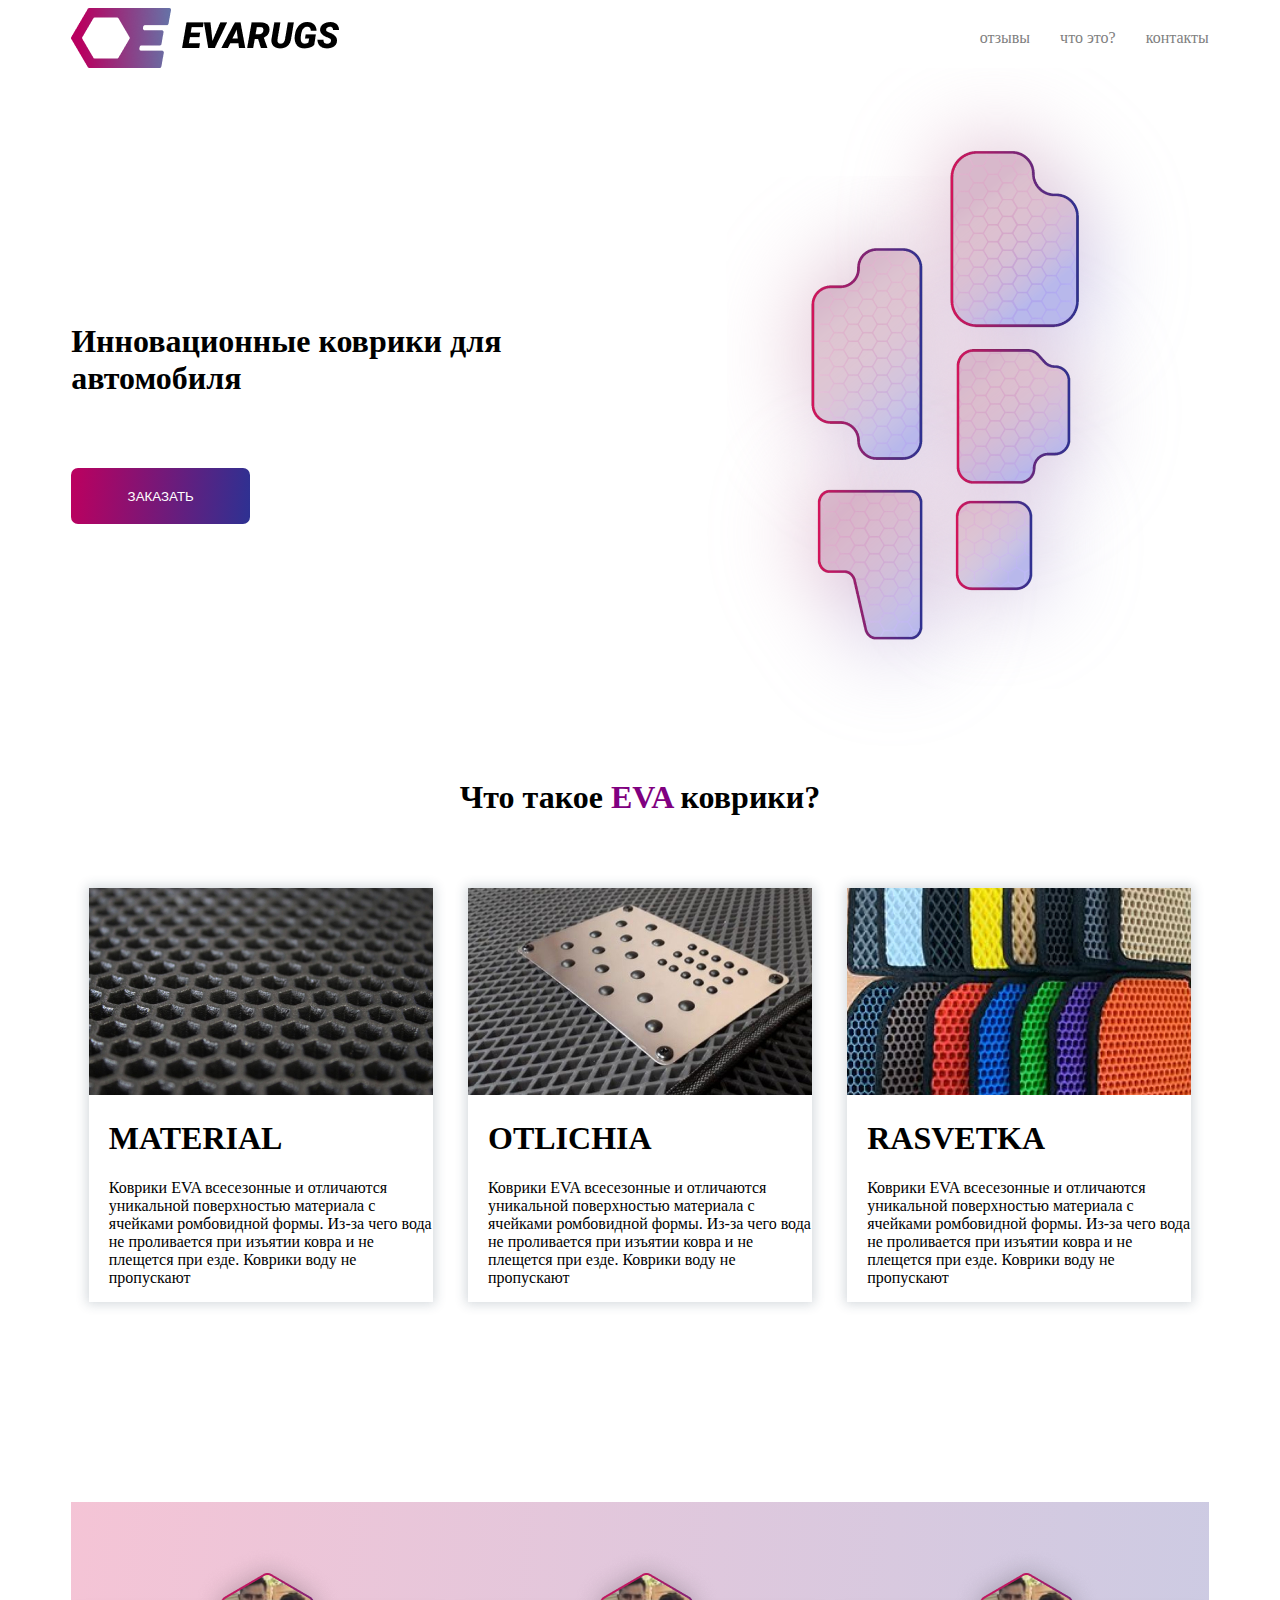
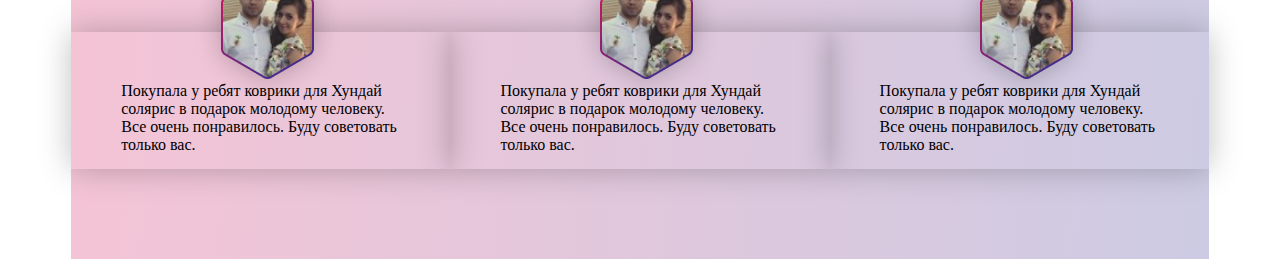
<file: index.html>
<!DOCTYPE html>
<html lang="en">
<head>
    <meta charset="UTF-8">
    <meta name="viewport" content="width=device-width, initial-scale=1.0">
    <title>zorsayt</title>
    <link rel="stylesheet" href="style.css">
</head>
<body>
    <div class="cintainer">
    <header>
        <img src="./Group 3.png" alt="">
       <nav> <a href="">отзывы</a>
        <a href="">что это?</a>
        <a href="">контакты</a>
       </nav>
    </header>
    <main>
        <div class="box">
            <div class="text"><h1>Инновационные коврики 
для автомобиля</h1><a href="./index2.html"><button>ЗАКАЗАТЬ</button></a></div>
            <div class="img"><img src="./коврф 1.png" alt=""></div>
            
        </div>
        <h1 class="kas">
            Что такое <span>EVA</span> коврики?
        </h1>
        <div class="box2">
            <div class="card">
                <img src="./image00004 1.jpg" alt="">
                <h1>MATERIAL</h1>
                <p>Коврики EVA всесезонные и отличаются уникальной поверхностью материала с ячейками ромбовидной формы. Из-за чего вода не проливается при изъятии ковра и не плещется при езде. Коврики воду не пропускают</p>
            </div>
            <div class="card">
                <img src="./file 1.jpg" alt="">
                <h1>OTLICHIA</h1>
                <p>Коврики EVA всесезонные и отличаются уникальной поверхностью материала с ячейками ромбовидной формы. Из-за чего вода не проливается при изъятии ковра и не плещется при езде. Коврики воду не пропускают</p>
            </div>
            <div class="card">
                <img src="./kov1-1-300x225 1.jpg" alt="">
                <h1>RASVETKA</h1>
                <p>Коврики EVA всесезонные и отличаются уникальной поверхностью материала с ячейками ромбовидной формы. Из-за чего вода не проливается при изъятии ковра и не плещется при езде. Коврики воду не пропускают</p>
            </div>
        </div>
        <div class="box3">
            <div class="card2">
                <img src="./Mask Group.png" alt="">
                Покупала у ребят коврики для Хундай солярис в подарок молодому человеку. Все очень понравилось. Буду советовать только вас.
            </div>
             <div class="card3">
                <img src="./Mask Group.png" alt="">
                Покупала у ребят коврики для Хундай солярис в подарок молодому человеку. Все очень понравилось. Буду советовать только вас.
            </div>
             <div class="card4">
                <img src="./Mask Group.png" alt="">
                Покупала у ребят коврики для Хундай солярис в подарок молодому человеку. Все очень понравилось. Буду советовать только вас.
            </div>
        </div>
    </main>
     </div>
</body>
</html>
</file>
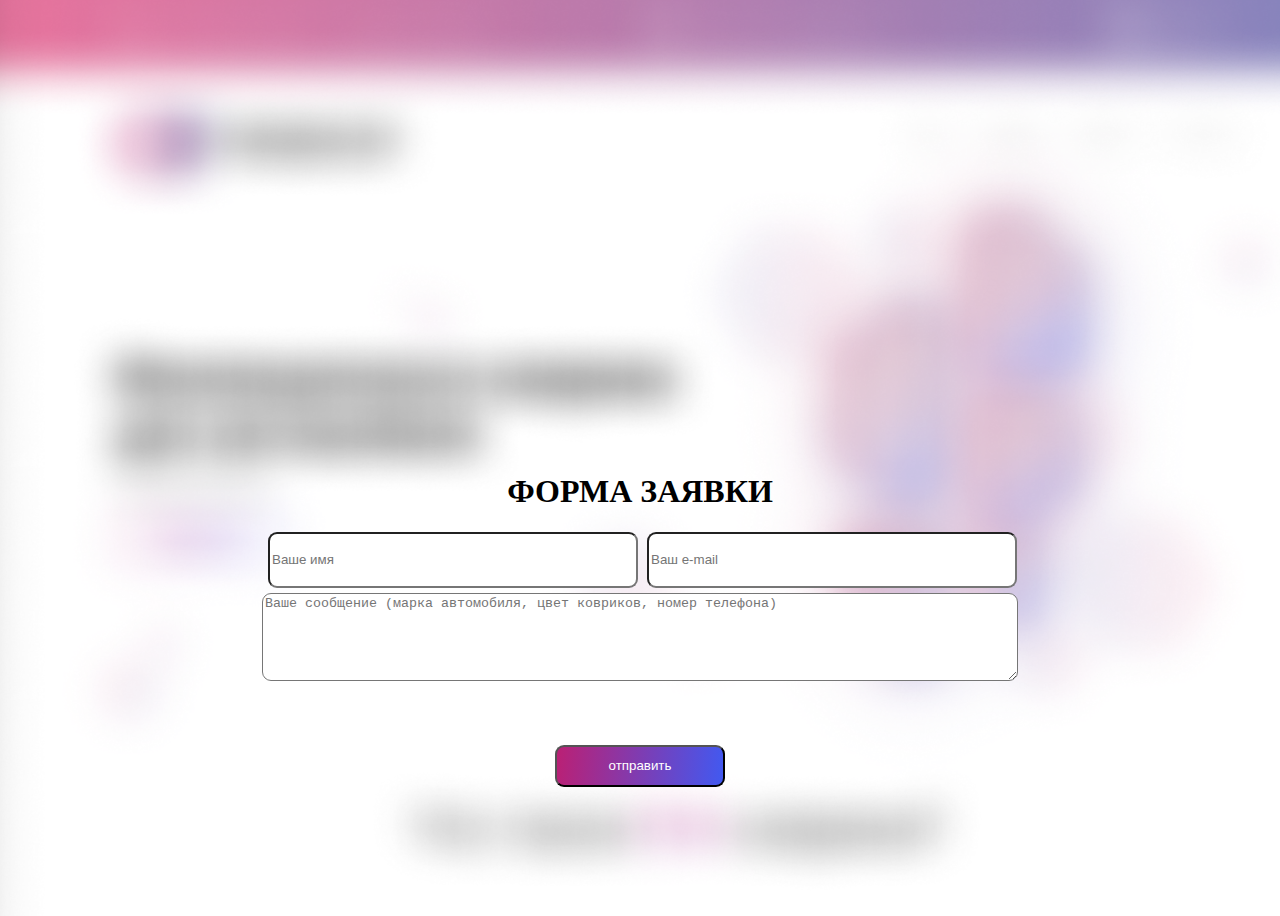
<file: index2.html>
<!DOCTYPE html>
<html lang="en">
<head>
    <meta charset="UTF-8">
    <meta name="viewport" content="width=device-width, initial-scale=1.0">
    <title>Document</title>
    <link rel="stylesheet" href="style2.css">
</head>
<body>
    <div class="box">
         <h1>ФОРМА ЗАЯВКИ</h1>
        <form action="">
       <br>
        <div>
            <input type="text" placeholder="Ваше имя">
            <input type="email" placeholder="Ваш e-mail">
            <textarea name="" id="" placeholder="Ваше сообщение (марка автомобиля, цвет ковриков, номер телефона)"></textarea>
        </div><br>
        
    </form>
    <button>отправить</button>
    </div>
</body>
</html>
</file>
<file: style.css>
a{
    text-decoration: none;
    color: gray;
}
header{
    display: flex;
    justify-content: space-between;
}
.cintainer{
    width: 90%;
    margin: auto;
    
}
nav{
    display: flex;
    align-items: center;
    gap: 30px;
}
.box{
    display: flex;
    align-items: center;
    justify-content: center;
    gap: 20px;

}
button{
    background: linear-gradient(95.2deg, #B90160 2.23%, #2E3192 99.51%);
    color: white;
    width: 179px;
    height: 56px;
    border-radius: 7px;
    margin-top: 50px;
    border: none;
}
.text{
    width: 596px;
}
.kas{
    text-align: center;
}
span{

color: purple;

}
.card{
    width: 344px;
    height: 414px;
    -webkit-box-shadow: 0px 0px 11px 2px rgba(34, 60, 80, 0.2);
-moz-box-shadow: 0px 0px 11px 2px rgba(34, 60, 80, 0.2);
box-shadow: 0px 0px 11px 2px rgba(34, 60, 80, 0.2);
margin-top: 50px;
}
.card p{
    margin-left: 20px;
}
.card h1{
    margin-left: 20px;
}
.box2{
    display: flex;
    justify-content: space-around;
}
.card2 p{
    text-align: center;
}
.card2 img{
    
    position: absolute;
    bottom: 60px;
    left: 120px;
}
.box3{
    display: flex;
    justify-content: space-around;
    height: 357px;
    position: relative;
    background: linear-gradient(94.31deg, rgba(212, 20, 90, 0.25) 0.96%, rgba(46, 49, 146, 0.25) 104.83%);
    margin-top: 200px;
}
.card2{
    width: 300px;
    height: 37px;
    box-shadow: 0px 0px 30px 0px #00000040;
    margin-top: 130px;
    padding: 50px;
}
.card3{
    width: 300px;
    height: 37px;
    box-shadow: 0px 0px 30px 0px #00000040;
    margin-top: 130px;
    padding: 50px;
}
.card4{
    width: 300px;
    height: 37px;
    box-shadow: 0px 0px 30px 0px #00000040;
    margin-top: 130px;
    padding: 50px;
}
.card3 img{
    
    position: absolute;
    bottom: 60px;
    left: 120px;
    
}
.card4 img{
    
    position: absolute;
    bottom: 60px;
    left: 120px;
    
}
.card3 p{
    text-align: center;
}
.card4 p{
    text-align: center;
}
.card2{
    position: relative;
}
.card3{
    position: relative;
}
.card4{
    position: relative;
}
@media(max-width:900px){
    
    .box2{
        flex-direction: column;
        align-items: center;
        gap: 30px;
    }
    .card{
        width: 80%;
        margin: auto;
    }
    .card img{
        width: 100%;
        height: 190px;
    }
    .box3{
       flex-direction: column;
        align-items: center;
        gap: 30px;
        height: 949px;
    }
    .card3 img{
    position: absolute;
    bottom: 60px;
    left: 120px;
}
.card4 img{
    position: absolute;
    bottom: 60px;
    left: 120px;
}
.card2 img{
    position: absolute;
    bottom: 60px;
    left: 120px;
}
a{
    display: none;
}
}
@media(max-width:600px){
    .img{
        display: none;
    }

}
</file>
<file: style2.css>
body{
    background-image: url(./Rectangle\ 18.png);
    background-repeat: no-repeat;
    background-size: cover;
    height: 100vh;
    display: flex;
    align-items: center;
    justify-content: center;
}
.box{
    width: 800px;
    height: 12px;
    text-align: center;
    
    flex-wrap: wrap;
    padding: 380px;
}
form{
    display: flex;
    justify-content: center;
    align-items: center;
    gap: 30px;
    
}
input{
    width: 362px;
    height: 50px;
    border-radius: 9px;
    margin-left: 5px;
}
textarea{
    width: 750px;
    height: 82px;
    border-radius: 9px;
    margin-top: 5px;
}
button{
    width: 170px;
    height: 42px;
    background: linear-gradient(96.12deg, #D4145A -21.03%, #3D5BF5 103.56%);
    border-radius: 9px;
    margin-top: 60px;
    color: white;
}
@media(max-width:768px){
    .box{
        width: 90%;
        height: 401px;
    }
    input{
        width: 60%;
        height: 41px;
    }
    textarea{
        width: 378px;
        height: 95px;
    }
}
@media(max-width:320px){
    .box{
        width: 100%;
        height: 298px;
    }
    input{
       width: 70%;
       height: 20px;
    }
    textarea{
        width: 70%;
        height: 95px;
    }
    button{
       width: 58px;
       height: 18px;
       font-size: 9px;
    }
}
</file>
